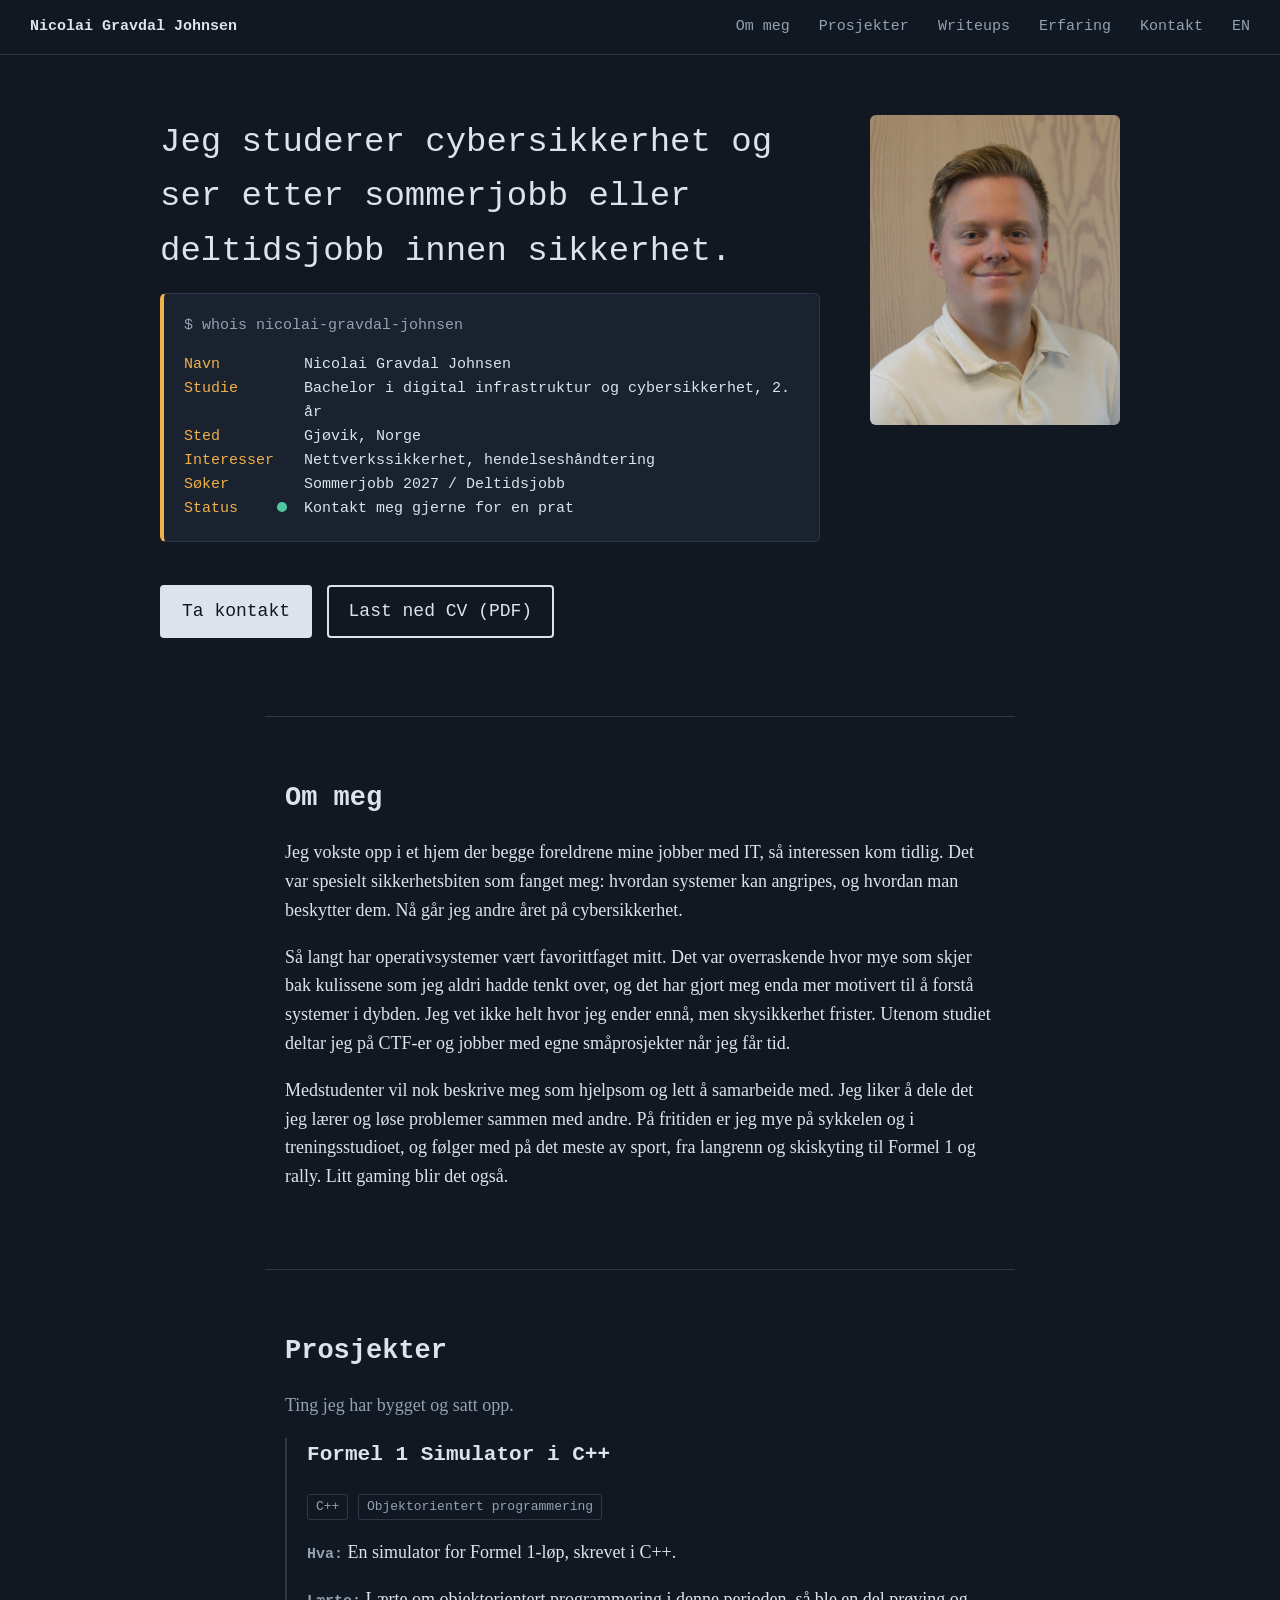
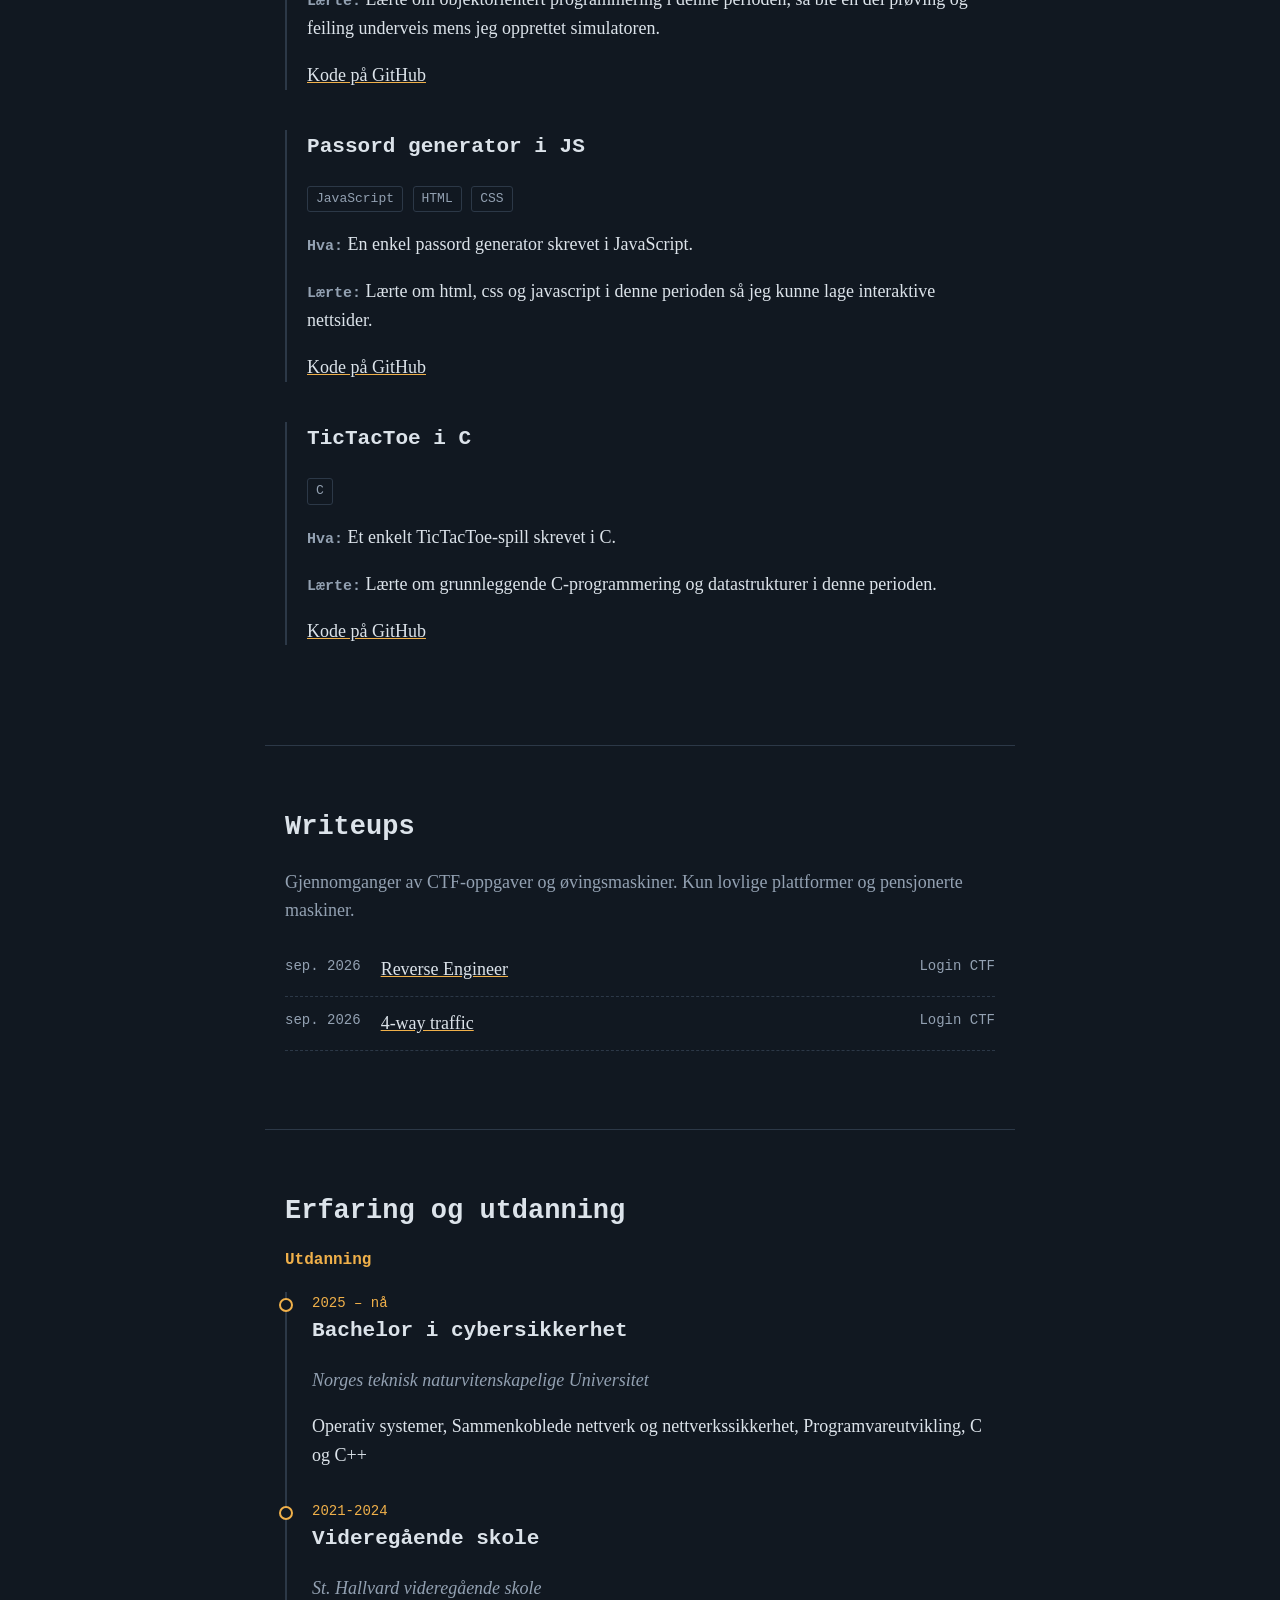
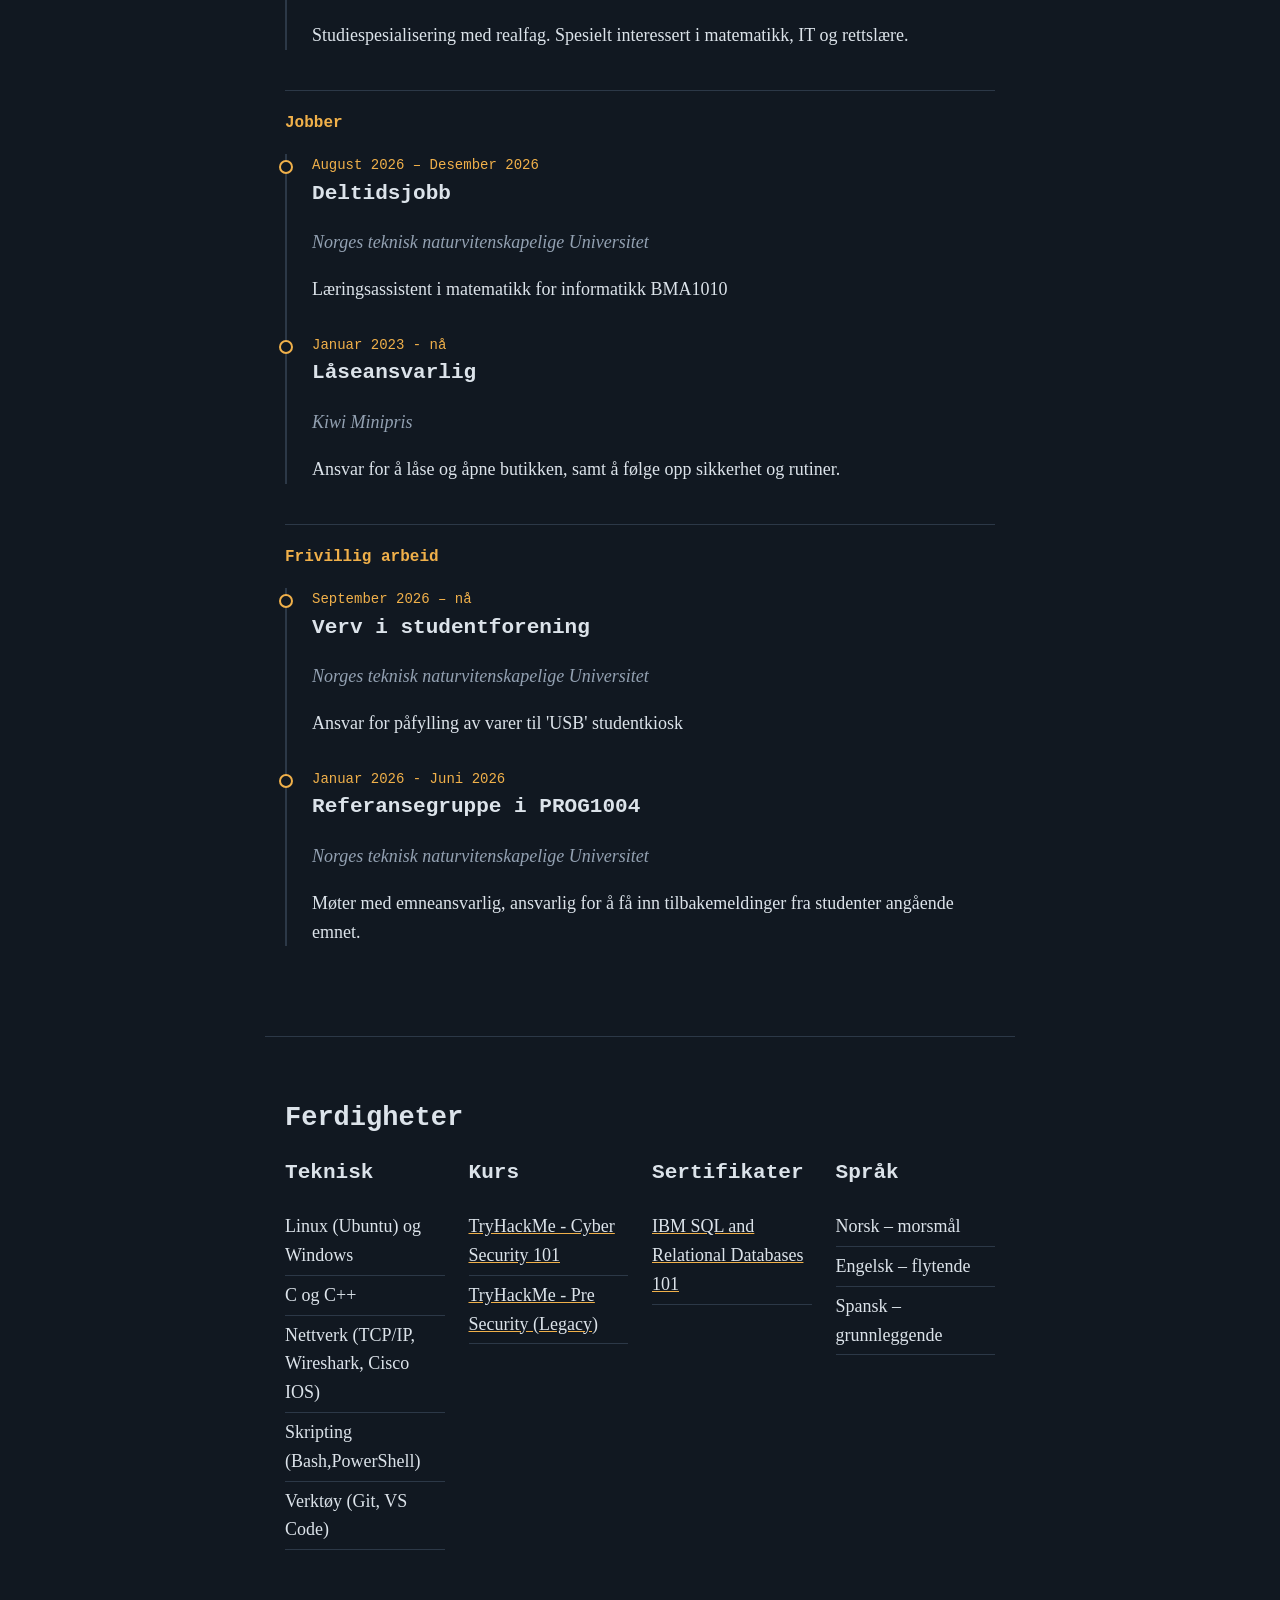
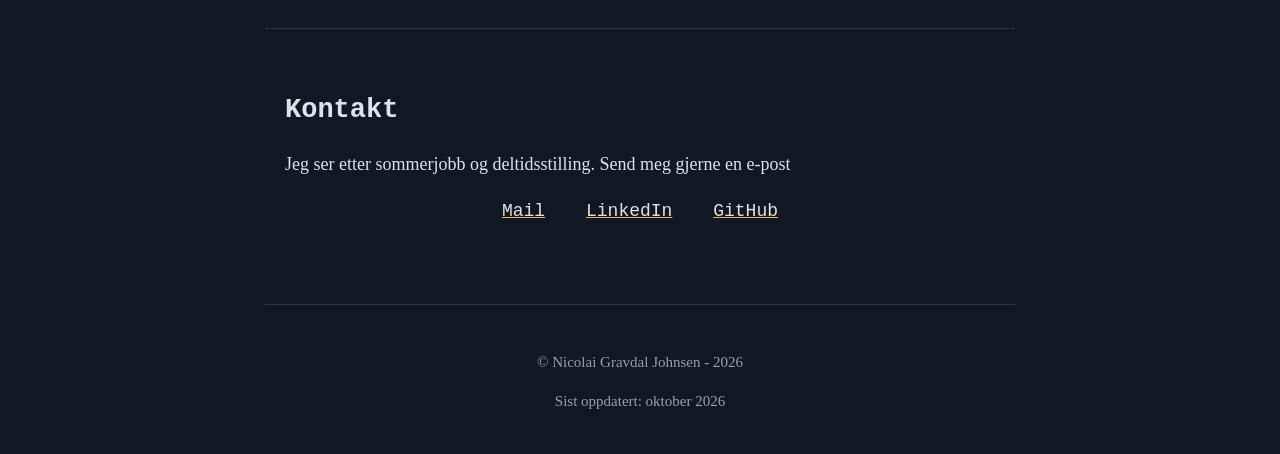
<file: index.html>
<!DOCTYPE html>
<html lang="no">

<head>
    <meta charset="utf-8">
    <meta name="viewport" content="width=device-width, initial-scale=1">
    <title>Nicolai Gravdal Johnsen – Cybersikkerhet</title>
    <meta name="description" content="Nicolai Gravdal Johnsen, student i cybersikkerhet. Prosjekter, writeups og CV.">
    <link rel="stylesheet" href="style.css">
</head>

<body>

    <a class="skip" href="#innhold">Hopp til innholdet</a>

    <header class="topp">
        <a class="logo" href="#">Nicolai Gravdal Johnsen</a>
        <nav aria-label="Hovedmeny">
            <a href="#om-meg">Om meg</a>
            <a href="#prosjekter">Prosjekter</a>
            <a href="#writeups">Writeups</a>
            <a href="#erfaring">Erfaring</a>
            <a href="#kontakt">Kontakt</a>
            <a href="en.html" class="språk" lang="en">EN</a>
        </nav>
    </header>

    <main id="innhold">

        <!-- ============ HERO ============ -->
        <section class="hero">
            <div class="hero-tekst">
                <h1>Jeg studerer cybersikkerhet og ser etter sommerjobb eller deltidsjobb innen sikkerhet.</h1>

                <div class="whois" role="group" aria-label="Kort oversikt">
                    <p class="prompt">$ whois nicolai-gravdal-johnsen</p>
                    <dl>
                        <dt>Navn</dt>
                        <dd>Nicolai Gravdal Johnsen</dd>
                        <dt>Studie</dt>
                        <dd>Bachelor i digital infrastruktur og cybersikkerhet, 2. år</dd>
                        <dt>Sted</dt>
                        <dd>Gjøvik, Norge</dd>
                        <dt>Interesser</dt>
                        <dd>Nettverkssikkerhet, hendelseshåndtering</dd>
                        <dt>Søker</dt>
                        <dd>Sommerjobb 2027 / Deltidsjobb</dd>
                        <dt>Status</dt>
                        <dd class="status">
                            <span class="led"></span>
                            Kontakt meg gjerne for en prat
                        </dd>
                    </dl>
                </div>

                <p class="hero-knapper">
                    <a class="knapp" href="#kontakt">Ta kontakt</a>
                    <a class="knapp sekundær" href="cv.pdf">Last ned CV (PDF)</a>
                </p>
            </div>


            <img class="portrett" src="IMG_8709.jpg" alt="Portrett av Nicolai Gravdal Johnsen" width="320" height="400">

        </section>

        <!-- ============ OM MEG ============ -->
        <section id="om-meg">
            <h2>Om meg</h2>
            <p>Jeg vokste opp i et hjem der begge foreldrene mine jobber med IT, så interessen kom tidlig. Det var
                spesielt sikkerhetsbiten som fanget meg: hvordan systemer kan angripes, og hvordan man beskytter dem. Nå
                går jeg andre året på cybersikkerhet.</p>

            <p>Så langt har operativsystemer vært favorittfaget mitt. Det var overraskende hvor mye som skjer bak
                kulissene som jeg aldri hadde tenkt over, og det har gjort meg enda mer motivert til å forstå systemer i
                dybden. Jeg vet ikke helt hvor jeg ender ennå, men skysikkerhet frister. Utenom studiet deltar jeg på
                CTF-er og jobber med egne småprosjekter når jeg får tid.</p>

            <p>Medstudenter vil nok beskrive meg som hjelpsom og lett å samarbeide med. Jeg liker å dele det jeg lærer
                og løse problemer sammen med andre. På fritiden er jeg mye på sykkelen og i treningsstudioet, og følger
                med på det meste av sport, fra langrenn og skiskyting til Formel 1 og rally. Litt gaming blir det også.
            </p>
        </section>

        <!-- ============ PROSJEKTER ============ -->
        <section id="prosjekter">
            <h2>Prosjekter</h2>
            <p class="ingress">Ting jeg har bygget og satt opp.</p>

            <article class="prosjekt">
                <h3>Formel 1 Simulator i C++</h3>
                <ul class="tagger" aria-label="Teknologier">
                    <li>C++</li>
                    <li>Objektorientert programmering</li>
                </ul>
                <p><strong>Hva:</strong> En simulator for Formel 1-løp, skrevet i C++.</p>
                <p><strong>Lærte:</strong> Lærte om objektorientert programmering i denne perioden, så ble en del
                    prøving og feiling underveis mens jeg opprettet simulatoren.</p>
                <p class="lenker"><a href="https://github.com/j0hnsen23/F1_Project">Kode på GitHub</a></p>
            </article>
            <article class="prosjekt">
                <h3>Passord generator i JS</h3>
                <ul class="tagger" aria-label="Teknologier">
                    <li>JavaScript</li>
                    <li>HTML</li>
                    <li>CSS</li>
                </ul>
                <p><strong>Hva:</strong> En enkel passord generator skrevet i JavaScript.</p>
                <p><strong>Lærte:</strong> Lærte om html, css og javascript i denne perioden så jeg kunne lage
                    interaktive nettsider.</p>
                <p class="lenker"><a href="https://github.com/j0hnsen23/Javascript/tree/main/PASSWORD_GENERATOR">Kode på
                        GitHub</a></p>
            </article>
            <article class="prosjekt">
                <h3>TicTacToe i C</h3>
                <ul class="tagger" aria-label="Teknologier">
                    <li>C</li>
                </ul>
                <p><strong>Hva:</strong> Et enkelt TicTacToe-spill skrevet i C.</p>
                <p><strong>Lærte:</strong> Lærte om grunnleggende C-programmering og datastrukturer i denne perioden.
                </p>
                <p class="lenker"><a href="https://github.com/j0hnsen23/TicTacToe-in-C">Kode på GitHub</a></p>
            </article>
        </section>

        <!-- ============ WRITEUPS ============ -->
        <section id="writeups">
            <h2>Writeups</h2>
            <p class="ingress">Gjennomganger av CTF-oppgaver og øvingsmaskiner. Kun lovlige plattformer og pensjonerte
                maskiner.</p>

            <ol class="writeups">
                <li>
                    <time datetime="2026-09">sep. 2026</time>
                    <a href="https://github.com/j0hnsen23/CTF-WriteUps/blob/main/CRYPTO/Reverse_Engineer.md">Reverse
                        Engineer</a>
                    <span class="plattform">Login CTF</span>
                </li>
                <li>
                    <time datetime="2026-09">sep. 2026</time>
                    <a href="https://github.com/j0hnsen23/CTF-WriteUps/blob/main/FORENSICS/4-way-traffic.md">4-way
                        traffic</a>
                    <span class="plattform">Login CTF</span>
                </li>
            </ol>
        </section>

        <!-- ============ ERFARING OG UTDANNING ============ -->
        <section id="erfaring">
            <h2>Erfaring og utdanning</h2>

            <h3 class="deloverskrift">Utdanning</h3>
            <ol class="tidslinje">
                <!-- Utdanning -->
                <li>
                    <p class="periode">2025 – nå</p>
                    <h3>Bachelor i cybersikkerhet</h3>
                    <p class="sted">Norges teknisk naturvitenskapelige Universitet</p>
                    <p>Operativ systemer, Sammenkoblede nettverk og nettverkssikkerhet, Programvareutvikling, C og C++
                    </p>
                </li>
                <li>
                    <p class="periode">2021-2024</p>
                    <h3>Videregående skole</h3>
                    <p class="sted">St. Hallvard videregående skole</p>
                    <p>Studiespesialisering med realfag. Spesielt interessert i matematikk, IT og rettslære.</p>
                </li>
            </ol>

            <!-- Jobber -->
            <h3 class="deloverskrift">Jobber</h3>
            <ol class="tidslinje">
                <li>
                    <p class="periode">August 2026 – Desember 2026</p>
                    <h3>Deltidsjobb</h3>
                    <p class="sted">Norges teknisk naturvitenskapelige Universitet</p>
                    <p>Læringsassistent i matematikk for informatikk BMA1010</p>
                </li>
                <li>
                    <p class="periode">Januar 2023 - nå</p>
                    <h3>Låseansvarlig</h3>
                    <p class="sted">Kiwi Minipris</p>
                    <p>Ansvar for å låse og åpne butikken, samt å følge opp sikkerhet og rutiner.</p>
                </li>
            </ol>

            <!-- Frivillig arbeid-->
            <h3 class="deloverskrift">Frivillig arbeid</h3>
            <ol class="tidslinje">
                <li>
                    <p class="periode">September 2026 – nå</p>
                    <h3>Verv i studentforening</h3>
                    <p class="sted">Norges teknisk naturvitenskapelige Universitet</p>
                    <p>Ansvar for påfylling av varer til 'USB' studentkiosk</p>
                </li>
                <li>
                    <p class="periode">Januar 2026 - Juni 2026</p>
                    <h3>Referansegruppe i PROG1004</h3>
                    <p class="sted">Norges teknisk naturvitenskapelige Universitet</p>
                    <p>Møter med emneansvarlig, ansvarlig for å få inn tilbakemeldinger fra studenter angående emnet.
                    </p>
                </li>
            </ol>
        </section>

        <!-- ============ FERDIGHETER ============ -->
        <section id="ferdigheter">
            <h2>Ferdigheter</h2>
            <div class="kolonner">
                <div>
                    <h3>Teknisk</h3>
                    <ul class="enkel">
                        <li>Linux (Ubuntu) og Windows</li>
                        <li>C og C++</li>
                        <li>Nettverk (TCP/IP, Wireshark, Cisco IOS)</li>
                        <li>Skripting (Bash,PowerShell)</li>
                        <li>Verktøy (Git, VS Code)</li>
                    </ul>
                </div>
                <div>
                    <h3>Kurs</h3>
                    <ul class="enkel">
                        <li><a href="https://tryhackme-certificates.s3-eu-west-1.amazonaws.com/THM-INSEMVGPKG.pdf">TryHackMe
                                - Cyber Security 101</a></li>
                        <li><a href="https://tryhackme-certificates.s3-eu-west-1.amazonaws.com/THM-ZTGTZIKGS3.pdf">TryHackMe
                                - Pre Security (Legacy)</a></li>

                    </ul>
                </div>

                <div>
                    <h3>Sertifikater</h3>
                    <ul class="enkel">
                        <li><a href="https://courses.cognitiveclass.ai/certificates/adb7e8d0f75d42edb9721a64a8bc085a">IBM  SQL and Relational Databases 101</a></li>
                    </ul>
                </div>

                <div>
                    <h3>Språk</h3>
                    <ul class="enkel">
                        <li>Norsk – morsmål</li>
                        <li>Engelsk – flytende</li>
                        <li>Spansk – grunnleggende</li>
                    </ul>
                </div>
            </div>
        </section>

        <!-- ============ KONTAKT ============ -->
        <section id="kontakt" class="kontakt">
            <h2>Kontakt</h2>
            <p>Jeg ser etter sommerjobb og deltidsstilling. Send meg gjerne en e-post</p>
            <!-- FYLL INN: dine egne lenker. Ikke legg ut adresse eller telefonnummer. -->
            <ul class="kontaktliste">
                <li><a href="mailto:j0hnsen@proton.me">Mail</a></li>
                <li><a href="https://www.linkedin.com/in/nicolai-gravdal-johnsen">LinkedIn</a></li>
                <li><a href="https://github.com/j0hnsen23">GitHub</a></li>
            </ul>
        </section>

    </main>

    <footer class="bunn">
        <p>© Nicolai Gravdal Johnsen - 2026</p>
        <p>Sist oppdatert: oktober 2026</p>
    </footer>

</body>

</html>
</file>
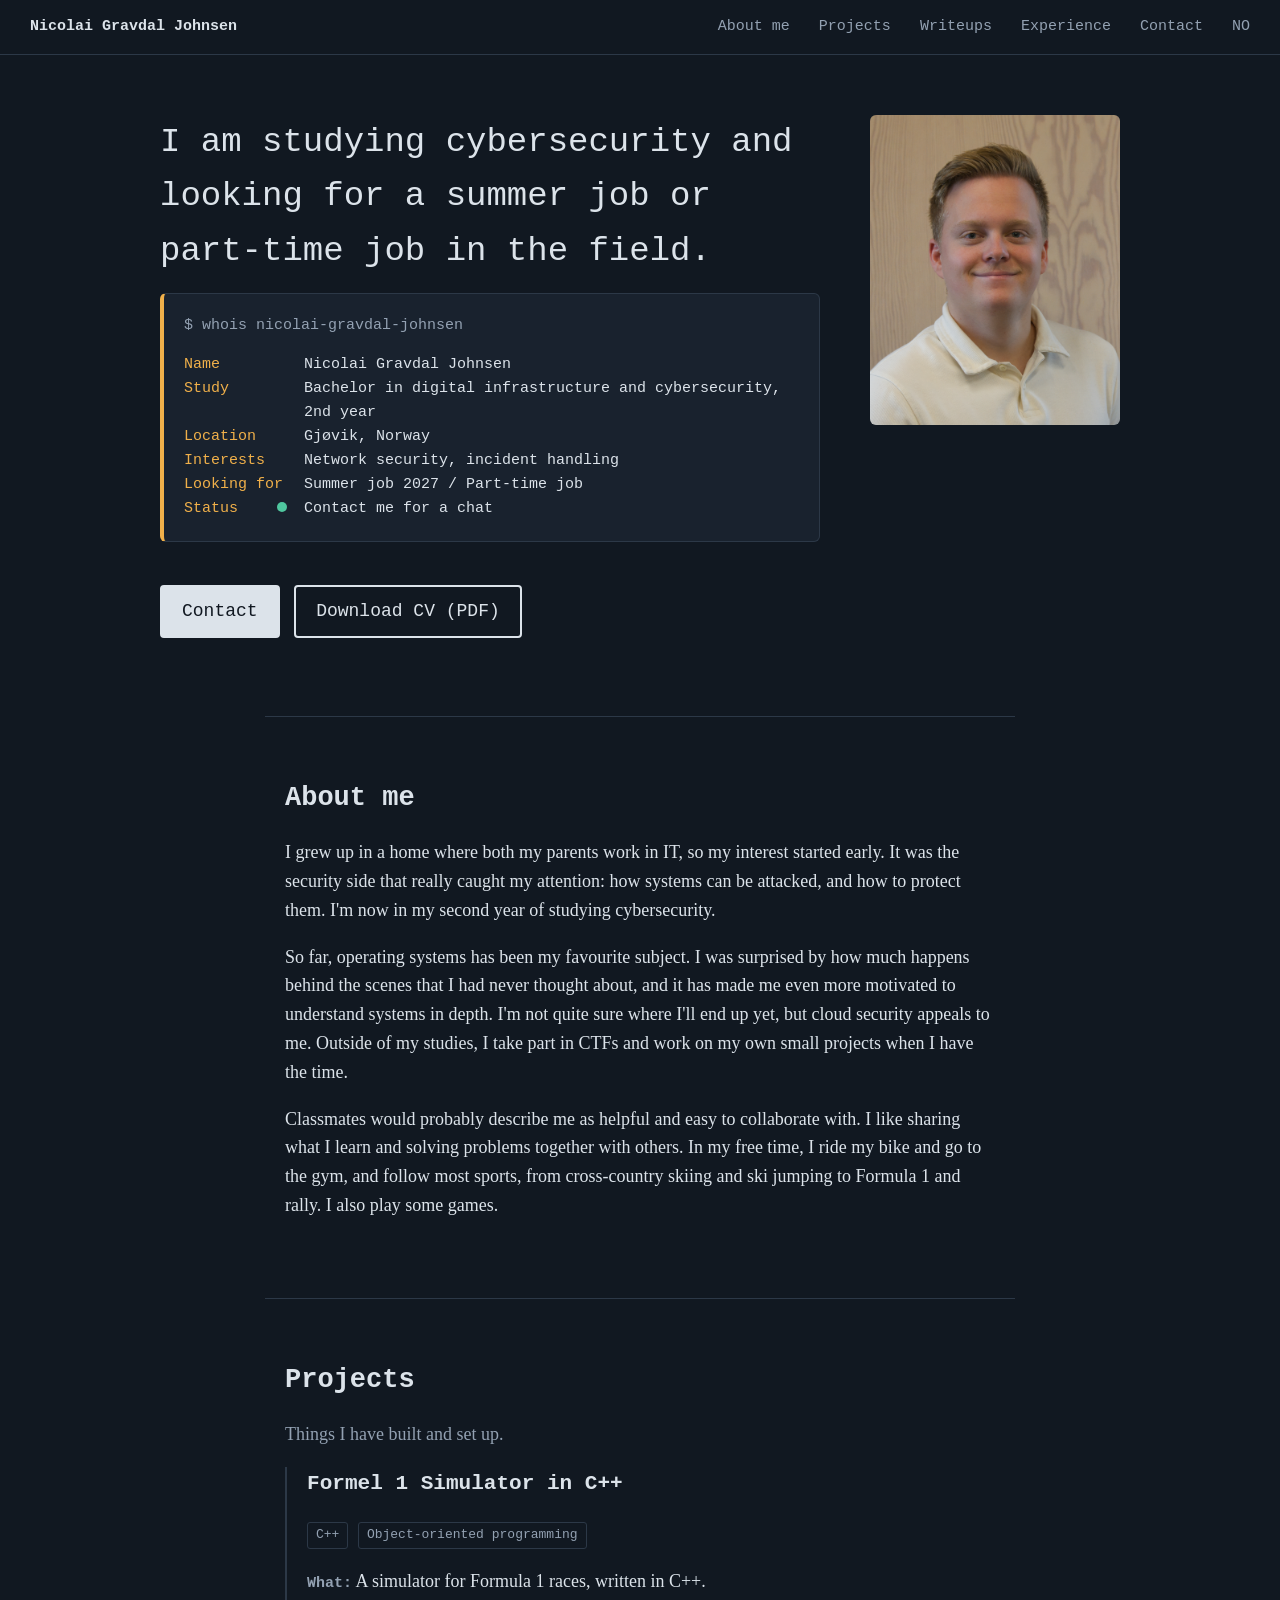
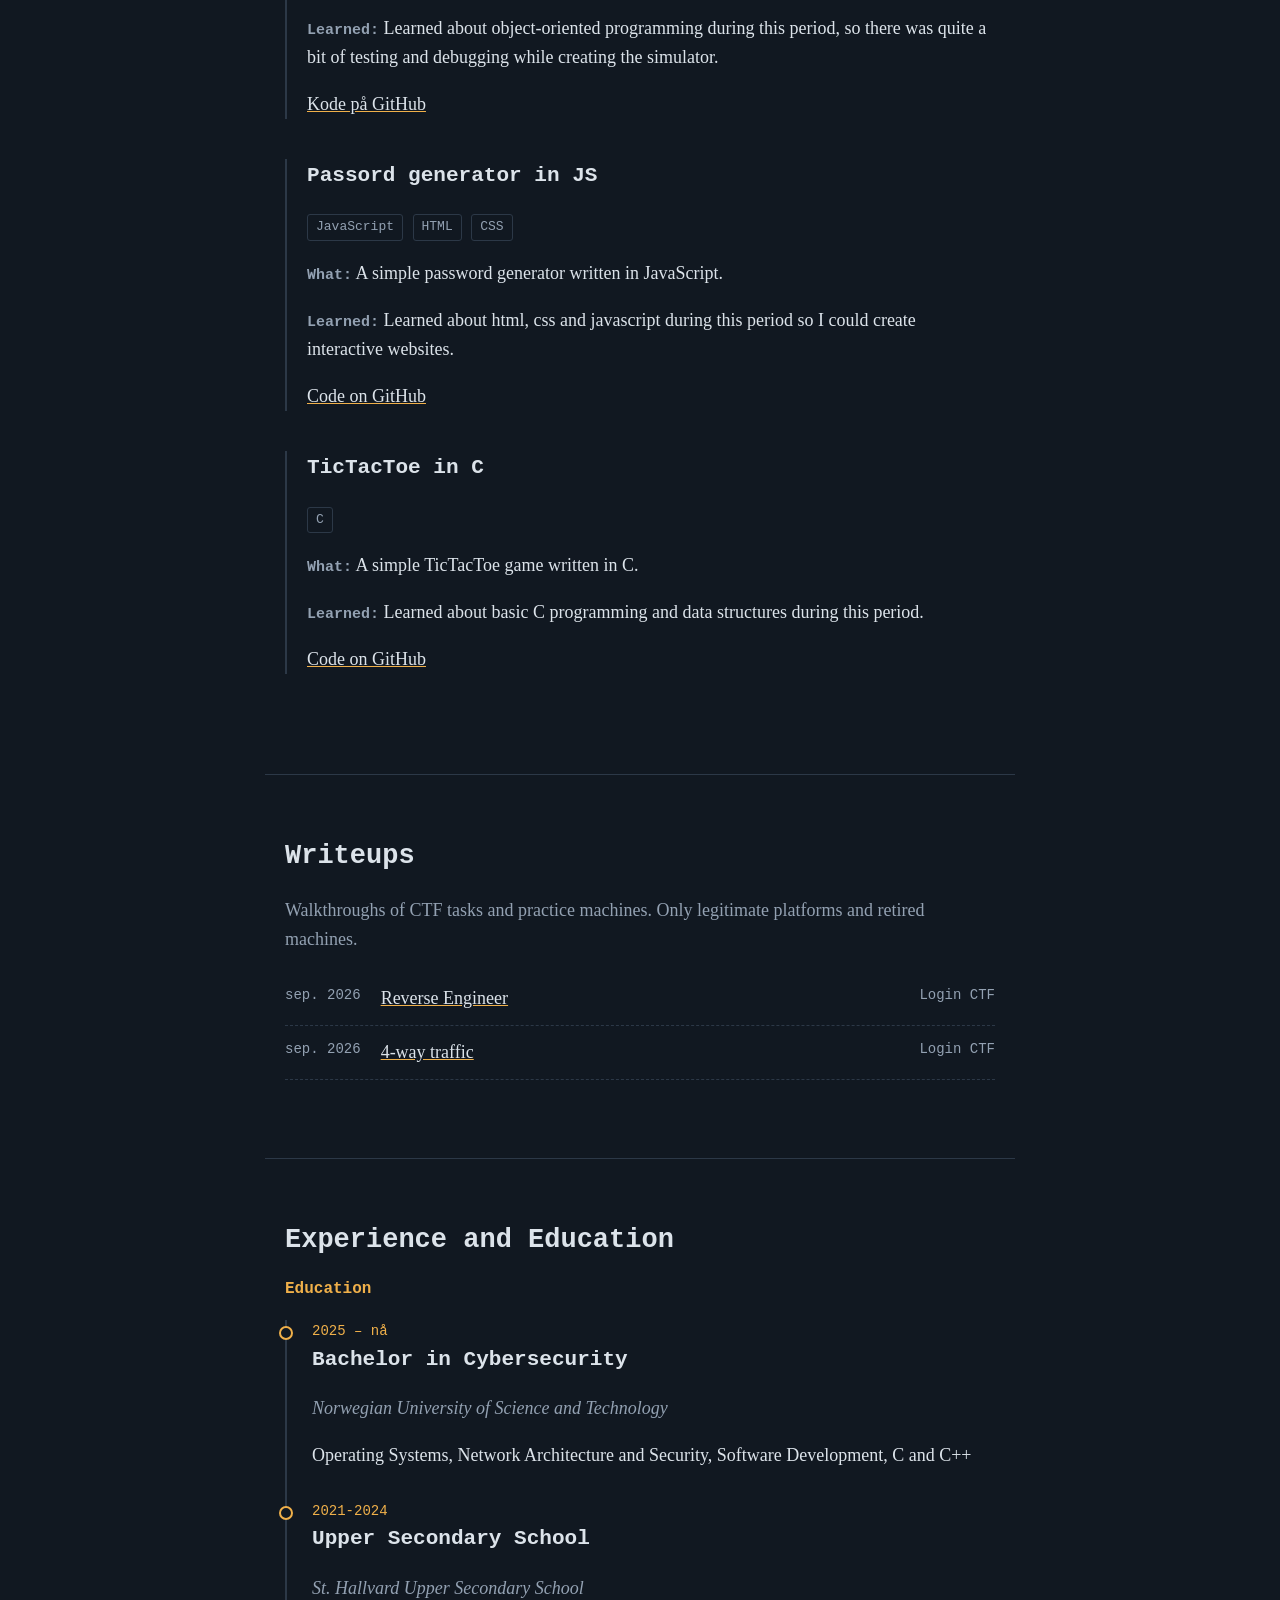
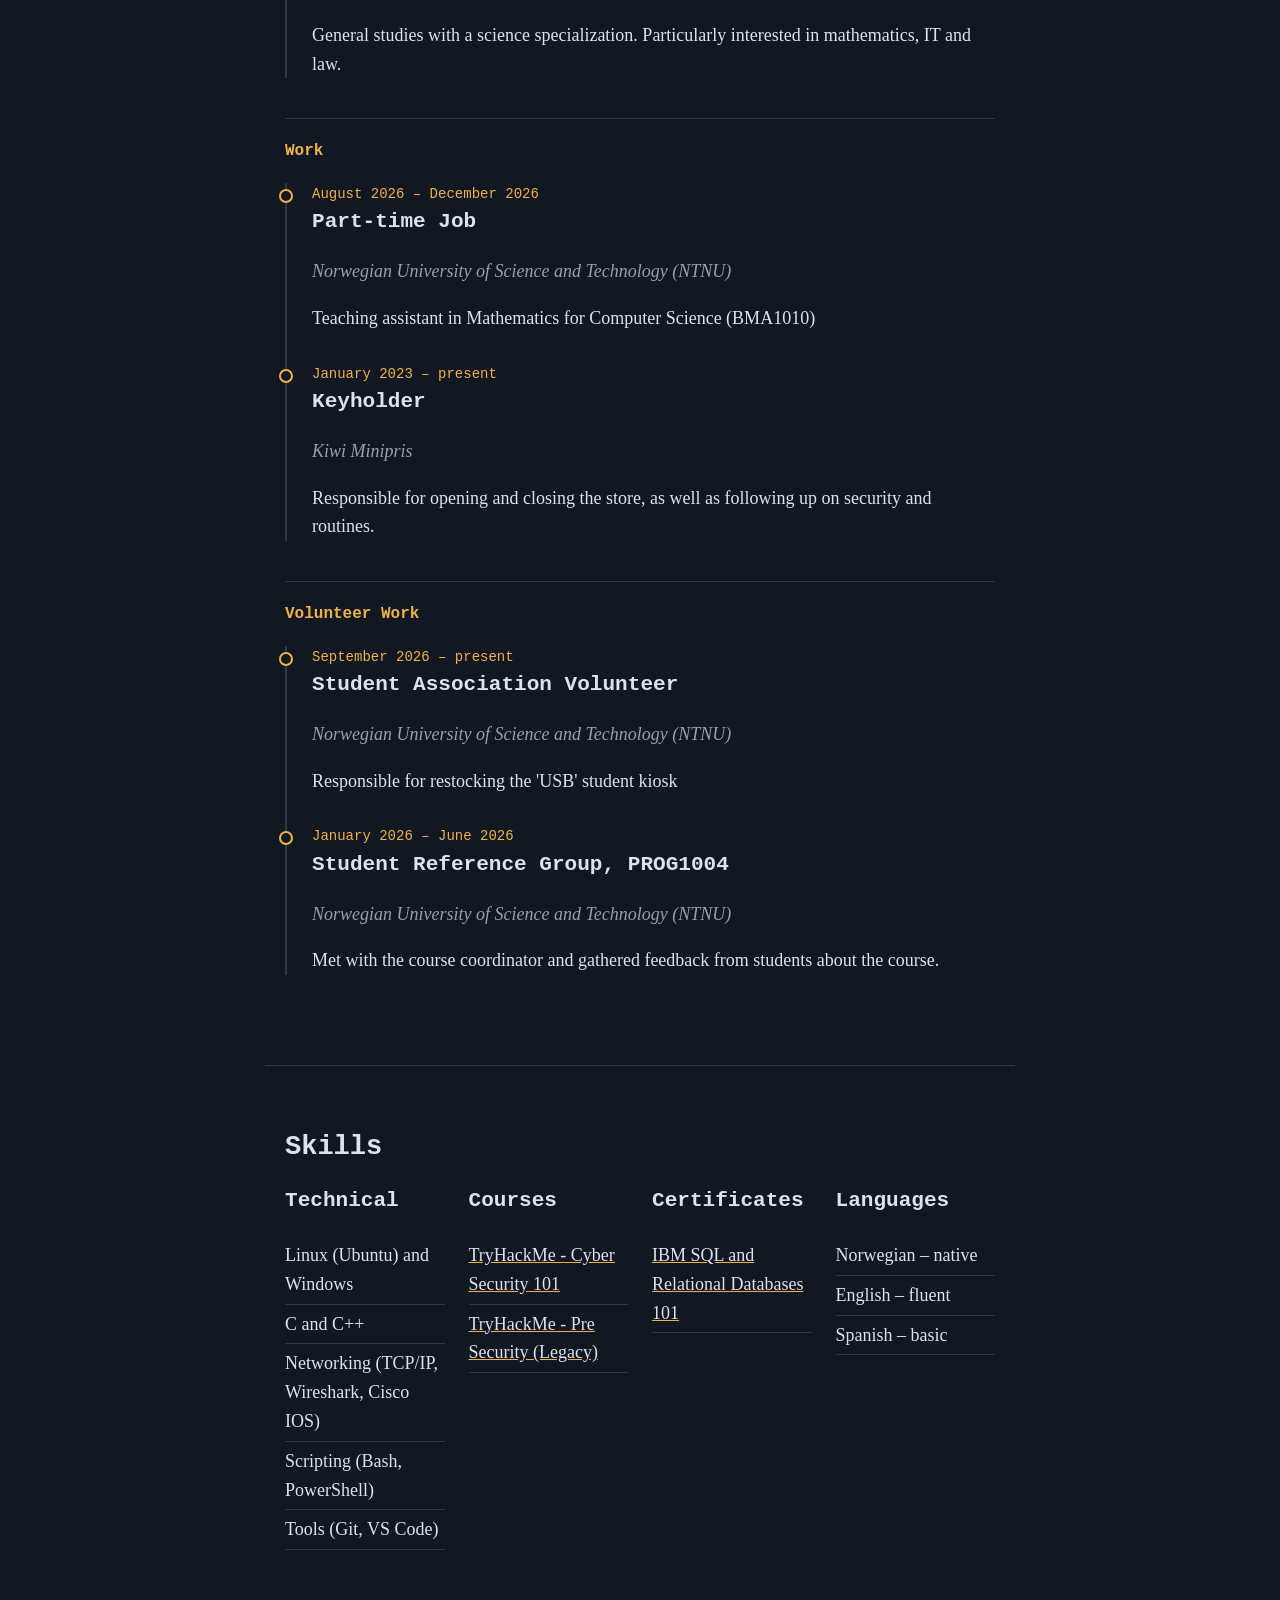
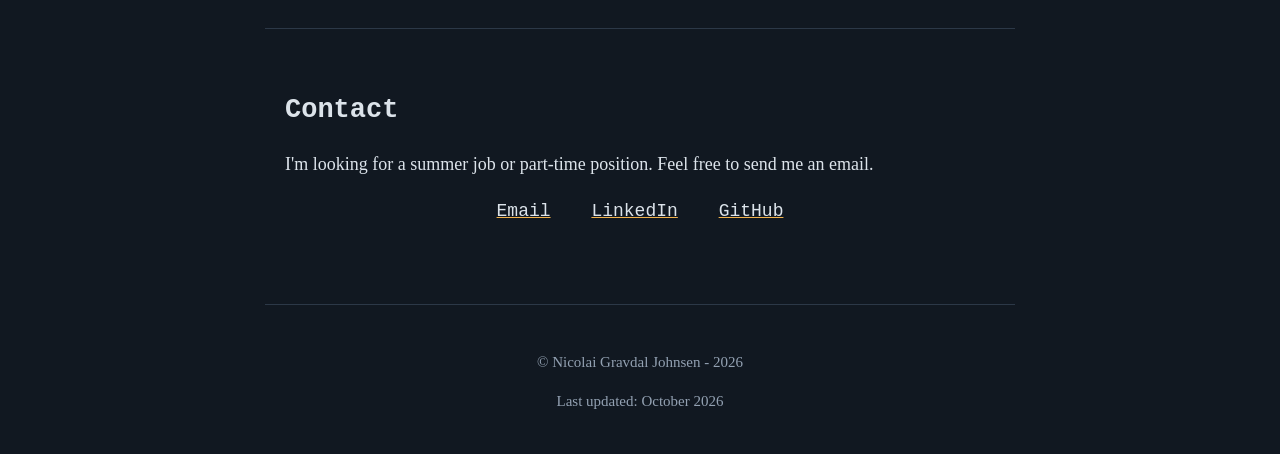
<file: en.html>
<!DOCTYPE html>
<html lang="en">

<head>
    <meta charset="utf-8">
    <meta name="viewport" content="width=device-width, initial-scale=1">
    <title>Nicolai Gravdal Johnsen – Cybersecurity</title>
    <meta name="description" content="Nicolai Gravdal Johnsen, student in cybersecurity. Projects, writeups and CV.">
    <link rel="stylesheet" href="style.css">
</head>

<body>

    <a class="skip" href="#innhold">Skip to content</a>

    <header class="topp">
        <a class="logo" href="#">Nicolai Gravdal Johnsen</a>
        <nav aria-label="Hovedmeny">
            <a href="#om-meg">About me</a>
            <a href="#prosjekter">Projects</a>
            <a href="#writeups">Writeups</a>
            <a href="#erfaring">Experience</a>
            <a href="#kontakt">Contact</a>
            <a href="index.html" class="språk" lang="no">NO</a>
        </nav>
    </header>

    <main id="innhold">

        <!-- ============ HERO ============ -->
        <section class="hero">
            <div class="hero-tekst">
                <h1>I am studying cybersecurity and looking for a summer job or part-time job in the field.</h1>

                <div class="whois" role="group" aria-label="Kort oversikt">
                    <p class="prompt">$ whois nicolai-gravdal-johnsen</p>
                    <dl>
                        <dt>Name</dt>
                        <dd>Nicolai Gravdal Johnsen</dd>
                        <dt>Study</dt>
                        <dd>Bachelor in digital infrastructure and cybersecurity, 2nd year</dd>
                        <dt>Location</dt>
                        <dd>Gjøvik, Norway</dd>
                        <dt>Interests</dt>
                        <dd>Network security, incident handling</dd>
                        <dt>Looking for</dt>
                        <dd>Summer job 2027 / Part-time job</dd>
                        <dt>Status</dt>
                        <dd class="status">
                            <span class="led"></span>
                            Contact me for a chat
                        </dd>
                    </dl>
                </div>

                <p class="hero-knapper">
                    <a class="knapp" href="#kontakt">Contact</a>
                    <a class="knapp sekundær" href="cv.pdf">Download CV (PDF)</a>
                </p>
            </div>


            <img class="portrett" src="IMG_8709.jpg" alt="Portrett av Nicolai Gravdal Johnsen" width="320" height="400">

        </section>

        <!-- ============ OM MEG ============ -->
        <section id="om-meg">
            <h2>About me</h2>
            <p>I grew up in a home where both my parents work in IT, so my interest started early. It was
                the security side that really caught my attention: how systems can be attacked, and how to protect them.
                I'm now
                in my second year of studying cybersecurity.</p>

            <p>So far, operating systems has been my favourite subject. I was surprised by how much happens behind
                the scenes that I had never thought about, and it has made me even more motivated to understand systems
                in
                depth. I'm not quite sure where I'll end up yet, but cloud security appeals to me. Outside of my
                studies, I take part in
                CTFs and work on my own small projects when I have the time.</p>

            <p>Classmates would probably describe me as helpful and easy to collaborate with. I like sharing what I
                learn and solving problems together with others. In my free time, I ride my bike and go to the gym, and
                follow most sports, from cross-country skiing and ski jumping to Formula 1 and rally. I also play
                some games.
            </p>
        </section>

        <!-- ============ PROSJEKTER ============ -->
        <section id="prosjekter">
            <h2>Projects</h2>
            <p class="ingress">Things I have built and set up.</p>

            <article class="prosjekt">
                <h3>Formel 1 Simulator in C++</h3>
                <ul class="tagger" aria-label="Technologies">
                    <li>C++</li>
                    <li>Object-oriented programming</li>
                </ul>
                <p><strong>What:</strong> A simulator for Formula 1 races, written in C++.</p>
                <p><strong>Learned:</strong> Learned about object-oriented programming during this period, so there was
                    quite a bit of testing and debugging while creating the simulator.</p>
                <p class="lenker"><a href="https://github.com/j0hnsen23/F1_Project">Kode på GitHub</a></p>
            </article>
            <article class="prosjekt">
                <h3>Passord generator in JS</h3>
                <ul class="tagger" aria-label="Technologies">
                    <li>JavaScript</li>
                    <li>HTML</li>
                    <li>CSS</li>
                </ul>
                <p><strong>What:</strong> A simple password generator written in JavaScript.</p>
                <p><strong>Learned:</strong> Learned about html, css and javascript during this period so I could create
                    interactive websites.</p>
                <p class="lenker"><a href="https://github.com/j0hnsen23/Javascript/tree/main/PASSWORD_GENERATOR">Code on
                        GitHub</a></p>
            </article>
            <article class="prosjekt">
                <h3>TicTacToe in C</h3>
                <ul class="tagger" aria-label="Technologies">
                    <li>C</li>
                </ul>
                <p><strong>What:</strong> A simple TicTacToe game written in C.</p>
                <p><strong>Learned:</strong> Learned about basic C programming and data structures during this period.
                </p>
                <p class="lenker"><a href="https://github.com/j0hnsen23/TicTacToe-in-C">Code on GitHub</a></p>
            </article>
        </section>

        <!-- ============ WRITEUPS ============ -->
        <section id="writeups">
            <h2>Writeups</h2>
            <p class="ingress">Walkthroughs of CTF tasks and practice machines. Only legitimate platforms and retired
                machines.</p>

            <ol class="writeups">
                <li>
                    <time datetime="2026-09">sep. 2026</time>
                    <a href="https://github.com/j0hnsen23/CTF-WriteUps/blob/main/CRYPTO/Reverse_Engineer.md">Reverse
                        Engineer</a>
                    <span class="plattform">Login CTF</span>
                </li>
                <li>
                    <time datetime="2026-09">sep. 2026</time>
                    <a href="https://github.com/j0hnsen23/CTF-WriteUps/blob/main/FORENSICS/4-way-traffic.md">4-way
                        traffic</a>
                    <span class="plattform">Login CTF</span>
                </li>
            </ol>
        </section>

        <!-- ============ ERFARING OG UTDANNING ============ -->
        <section id="erfaring">
            <h2>Experience and Education</h2>

            <h3 class="deloverskrift">Education</h3>
            <ol class="tidslinje">
                <!-- Education -->
                <li>
                    <p class="periode">2025 – nå</p>
                    <h3>Bachelor in Cybersecurity</h3>
                    <p class="sted">Norwegian University of Science and Technology</p>
                    <p>Operating Systems, Network Architecture and Security, Software Development, C and C++
                    </p>
                </li>
                <li>
                    <p class="periode">2021-2024</p>
                    <h3>Upper Secondary School</h3>
                    <p class="sted">St. Hallvard Upper Secondary School</p>
                    <p>General studies with a science specialization. Particularly interested in mathematics, IT and
                        law.</p>
                </li>
            </ol>

            <!-- Jobs -->
            <h3 class="deloverskrift">Work</h3>
            <ol class="tidslinje">
                <li>
                    <p class="periode">August 2026 – December 2026</p>
                    <h3>Part-time Job</h3>
                    <p class="sted">Norwegian University of Science and Technology (NTNU)</p>
                    <p>Teaching assistant in Mathematics for Computer Science (BMA1010)</p>
                </li>
                <li>
                    <p class="periode">January 2023 – present</p>
                    <h3>Keyholder</h3>
                    <p class="sted">Kiwi Minipris</p>
                    <p>Responsible for opening and closing the store, as well as following up on security and routines.
                    </p>
                </li>
            </ol>

            <!-- Volunteer work -->
            <h3 class="deloverskrift">Volunteer Work</h3>
            <ol class="tidslinje">
                <li>
                    <p class="periode">September 2026 – present</p>
                    <h3>Student Association Volunteer</h3>
                    <p class="sted">Norwegian University of Science and Technology (NTNU)</p>
                    <p>Responsible for restocking the 'USB' student kiosk</p>
                </li>
                <li>
                    <p class="periode">January 2026 – June 2026</p>
                    <h3>Student Reference Group, PROG1004</h3>
                    <p class="sted">Norwegian University of Science and Technology (NTNU)</p>
                    <p>Met with the course coordinator and gathered feedback from students about the course.</p>
                </li>
            </ol>
        </section>

        <!-- ============ SKILLS ============ -->
        <section id="ferdigheter">
            <h2>Skills</h2>
            <div class="kolonner">
                <div>
                    <h3>Technical</h3>
                    <ul class="enkel">
                        <li>Linux (Ubuntu) and Windows</li>
                        <li>C and C++</li>
                        <li>Networking (TCP/IP, Wireshark, Cisco IOS)</li>
                        <li>Scripting (Bash, PowerShell)</li>
                        <li>Tools (Git, VS Code)</li>
                    </ul>
                </div>
                <div>
                    <h3>Courses</h3>
                    <ul class="enkel">
                        <li><a href="https://tryhackme-certificates.s3-eu-west-1.amazonaws.com/THM-INSEMVGPKG.pdf">TryHackMe
                                - Cyber Security 101</a></li>
                        <li><a href="https://tryhackme-certificates.s3-eu-west-1.amazonaws.com/THM-ZTGTZIKGS3.pdf">TryHackMe
                                - Pre Security (Legacy)</a></li>
                    </ul>
                </div>

                <div>
                    <h3>Certificates</h3>
                    <ul class="enkel">
                        <li><a href="https://courses.cognitiveclass.ai/certificates/adb7e8d0f75d42edb9721a64a8bc085a">IBM  SQL and Relational Databases 101</a></li>
                    </ul>
                </div>

                <div>
                    <h3>Languages</h3>
                    <ul class="enkel">
                        <li>Norwegian – native</li>
                        <li>English – fluent</li>
                        <li>Spanish – basic</li>
                    </ul>
                </div>
            </div>
        </section>

        <!-- ============ CONTACT ============ -->
        <section id="kontakt" class="kontakt">
            <h2>Contact</h2>
            <p>I'm looking for a summer job or part-time position. Feel free to send me an email.</p>
            <ul class="kontaktliste">
                <li><a href="mailto:j0hnsen@proton.me">Email</a></li>
                <li><a href="https://www.linkedin.com/in/nicolai-gravdal-johnsen">LinkedIn</a></li>
                <li><a href="https://github.com/j0hnsen23">GitHub</a></li>
            </ul>
        </section>

    </main>

    <footer class="bunn">
        <p>© Nicolai Gravdal Johnsen - 2026</p>
        <p>Last updated: October 2026</p>
    </footer>

</body>

</html>
</file>
<file: style.css>
* {
  box-sizing: border-box;
}

body {
  margin: 0;
  background: #111821;
  color: #dce3ea;
  font-family: Georgia, serif;
  font-size: 18px;
  line-height: 1.6;
  overflow-wrap: break-word;
}

h1,
h2,
h3 {
  font-family: Consolas, Menlo, monospace;
  margin: 0 0 15px;
}

a {
  color: #dce3ea;
  text-decoration-color: #f0b04a;
}

a:hover {
  color: #f0b04a;
}

img {
  max-width: 100%;
}

.skip {
  position: absolute;
  top: -50px;
  z-index: 20;
}

.skip:focus {
  top: 10px;
  left: 10px;
  background: #dce3ea;
  color: #111821;
  padding: 8px;
}

.topp {
  position: sticky;
  top: 0;
  z-index: 10;
  display: flex;
  justify-content: space-between;
  flex-wrap: wrap;
  gap: 10px;
  padding: 15px 30px;
  background: #111821;
  border-bottom: 1px solid #2c3847;
  font-family: Consolas, Menlo, monospace;
  font-size: 15px;
}

.logo {
  font-weight: bold;
  text-decoration: none;
}

.topp nav a {
  margin-left: 20px;
  color: #93a1b2;
  text-decoration: none;
}

section {
  max-width: 750px;
  margin: 0 auto;
  padding: 60px 20px;
  border-top: 1px solid #2c3847;
}

section,
.deloverskrift {
  scroll-margin-top: 80px;
}

.ingress {
  color: #93a1b2;
}

.hero {
  max-width: 1000px;
  display: flex;
  gap: 50px;
  border-top: none;
}

.hero h1 {
  font-size: 34px;
  font-weight: normal;
}

.whois {
  background: #19222e;
  border: 1px solid #2c3847;
  border-left: 4px solid #f0b04a;
  border-radius: 6px;
  padding: 20px;
  font-family: Consolas, Menlo, monospace;
  font-size: 15px;
}

.prompt {
  color: #93a1b2;
  margin-top: 0;
}

.whois dl {
  display: grid;
  grid-template-columns: 120px 1fr;
  margin: 0;
}

.whois dt {
  color: #f0b04a;
}

.whois dd {
  margin: 0;
}

.led {
  display: inline-block;
  width: 10px;
  height: 10px;
  margin-left: -27px;
  margin-right: 8px;
  border-radius: 50%;
  background: #4fc79f;
}

.knapp {
  display: inline-block;
  margin: 25px 10px 0 0;
  padding: 10px 20px;
  background: #dce3ea;
  color: #111821;
  border: 2px solid #dce3ea;
  border-radius: 4px;
  font-family: Consolas, Menlo, monospace;
  text-decoration: none;
}

.knapp:hover {
  background: #f0b04a;
  border-color: #f0b04a;
  color: #111821;
}

.knapp.sekundær {
  background: none;
  color: #dce3ea;
}

.portrett {
  width: 250px;
  height: 310px;
  object-fit: cover;
  border-radius: 6px;
  flex-shrink: 0;
}

.plassholder {
  display: flex;
  align-items: center;
  justify-content: center;
  background: #19222e;
  border: 1px solid #2c3847;
  font-family: Consolas, Menlo, monospace;
  font-size: 48px;
  color: #2c3847;
}

.prosjekt {
  padding-left: 20px;
  margin-bottom: 40px;
  border-left: 2px solid #2c3847;
}

.prosjekt:hover {
  border-left-color: #f0b04a;
}

.prosjekt strong {
  font-family: Consolas, Menlo, monospace;
  font-size: 15px;
  color: #93a1b2;
}

.tagger {
  list-style: none;
  padding: 0;
}

.tagger li {
  display: inline-block;
  margin-right: 5px;
  padding: 2px 8px;
  border: 1px solid #2c3847;
  border-radius: 3px;
  font-family: Consolas, Menlo, monospace;
  font-size: 13px;
  color: #93a1b2;
}

.writeups {
  list-style: none;
  padding: 0;
}

.writeups li {
  display: flex;
  gap: 20px;
  padding: 12px 0;
  border-bottom: 1px dashed #2c3847;
}

.writeups time,
.plattform {
  font-family: Consolas, Menlo, monospace;
  font-size: 14px;
  color: #93a1b2;
}

.plattform {
  margin-left: auto;
}

.tidslinje {
  list-style: none;
  padding: 0;
  border-left: 2px solid #2c3847;
}

.tidslinje li {
  position: relative;
  padding-left: 25px;
  margin-bottom: 30px;
}

.tidslinje li::before {
  content: "";
  position: absolute;
  left: -8px;
  top: 6px;
  width: 10px;
  height: 10px;
  border-radius: 50%;
  background: #111821;
  border: 2px solid #f0b04a;
}

.periode {
  font-family: Consolas, Menlo, monospace;
  font-size: 14px;
  color: #f0b04a;
  margin: 0;
}

.sted {
  color: #93a1b2;
  font-style: italic;
}

.deloverskrift {
  margin-top: 40px;
  padding-top: 20px;
  border-top: 1px solid #2c3847;
  color: #f0b04a;
  font-size: 16px;
}

.deloverskrift:first-of-type {
  margin-top: 0;
  padding-top: 0;
  border-top: none;
}

.kolonner {
  display: grid;
  grid-template-columns: repeat(4, 1fr);
  gap: 24px;
}

.kolonner>div {
  min-width: 0;
}

.enkel {
  list-style: none;
  padding: 0;
}

.enkel li {
  padding: 5px 0;
  border-bottom: 1px solid #2c3847;
}

.kontaktliste {
  list-style: none;
  padding: 0;
  font-family: Consolas, Menlo, monospace;
  text-align: center;
}

.kontaktliste li {
  display: inline-block;
  margin: 0 15px;
}

.bunn {
  max-width: 750px;
  margin: 0 auto;
  padding: 30px 20px;
  border-top: 1px solid #2c3847;
  font-size: 15px;
  color: #93a1b2;
  text-align: center;
}

@media (max-width: 700px) {
  .topp {
    padding: 10px 16px;
  }

  .topp nav a {
    margin-left: 0;
    margin-right: 15px;
  }

  section,
  .deloverskrift {
    scroll-margin-top: 110px;
  }

  section {
    padding: 40px 16px;
  }

  .hero {
    flex-direction: column-reverse;
    gap: 25px;
  }

  .hero h1 {
    font-size: 26px;
  }

  .portrett {
    width: 130px;
    height: 160px;
  }

  .whois dl {
    grid-template-columns: 1fr;
  }

  .whois dd {
    margin-bottom: 8px;
  }

  .led {
    margin-left: 0;
  }

  .writeups li {
    flex-direction: column;
    gap: 2px;
  }

  .plattform {
    margin-left: 0;
  }

  .kolonner {
    grid-template-columns: repeat(2, 1fr);
  }
}
</file>
